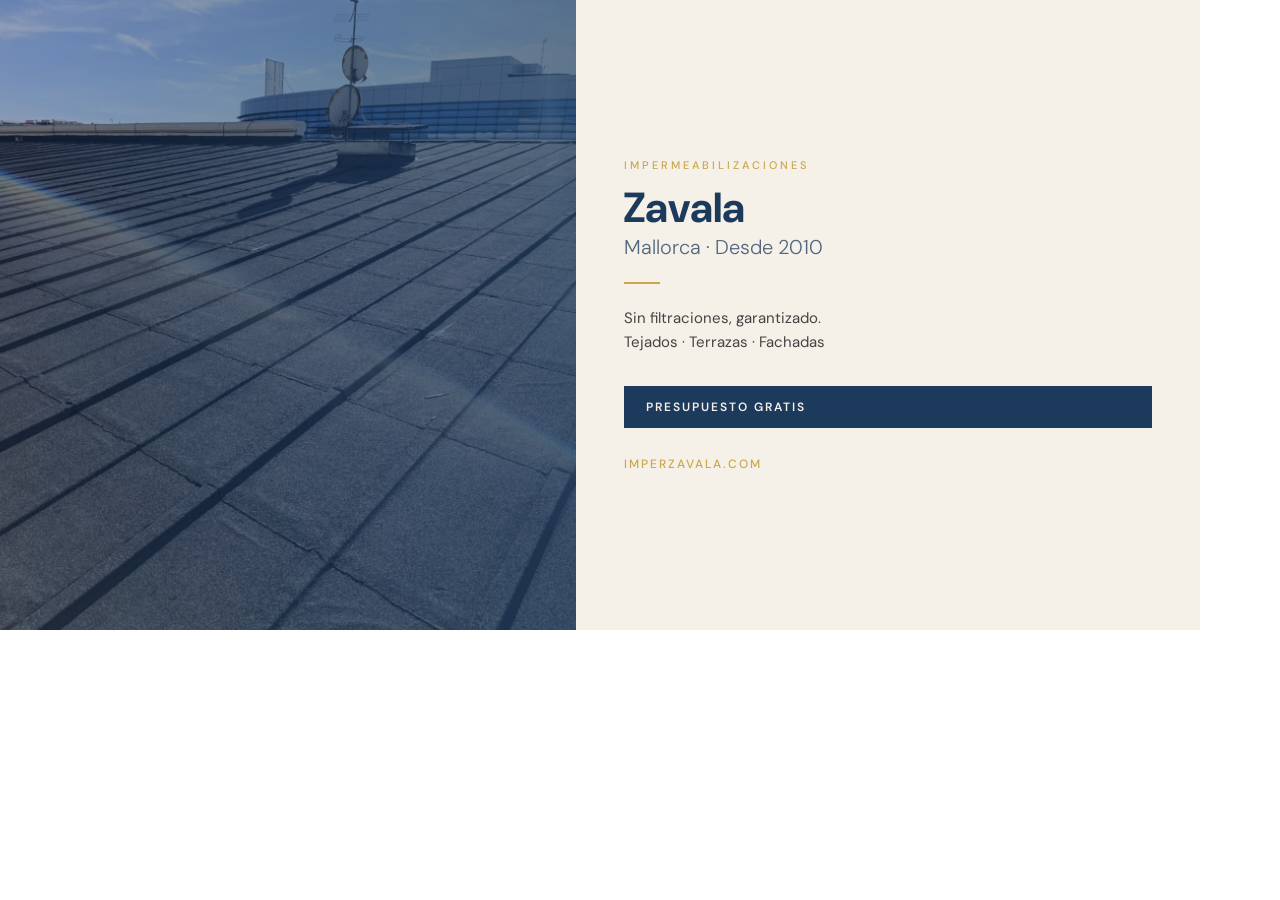
<file: assets/og-image-template.html>
<!DOCTYPE html>
<html lang="es">
<head>
  <meta charset="UTF-8">
  <style>
    @import url('https://fonts.googleapis.com/css2?family=DM+Sans:wght@300;400;500;600&display=swap');
    * { margin: 0; padding: 0; box-sizing: border-box; }
    html, body {
      width: 1200px;
      height: 630px;
      overflow: hidden;
      font-family: 'DM Sans', 'Helvetica Neue', Arial, sans-serif;
    }
    .card {
      width: 1200px;
      height: 630px;
      display: flex;
    }
    .left {
      width: 48%;
      position: relative;
      overflow: hidden;
      background: #0f2440;
    }
    .left img {
      width: 100%;
      height: 100%;
      object-fit: cover;
      display: block;
    }
    .left-overlay {
      position: absolute;
      inset: 0;
      background: linear-gradient(to right, rgba(15,36,64,0.35) 0%, rgba(27,58,92,0.7) 100%);
    }
    .right {
      width: 52%;
      background: #F5F0E8;
      display: flex;
      flex-direction: column;
      justify-content: center;
      padding: 52px 48px;
    }
    .label {
      font-size: 11px;
      letter-spacing: 3px;
      color: #C9A84C;
      text-transform: uppercase;
      font-weight: 500;
      margin-bottom: 14px;
    }
    .brand {
      font-size: 42px;
      font-weight: 700;
      color: #1B3A5C;
      line-height: 1.05;
      margin-bottom: 4px;
    }
    .location {
      font-size: 20px;
      font-weight: 300;
      color: #1B3A5C;
      opacity: 0.75;
      margin-bottom: 22px;
    }
    .divider {
      width: 36px;
      height: 2px;
      background: #C9A84C;
      margin-bottom: 22px;
    }
    .tagline {
      font-size: 15px;
      color: #444;
      line-height: 1.6;
      margin-bottom: 32px;
    }
    .cta {
      display: inline-block;
      background: #1B3A5C;
      color: #F5F0E8;
      font-size: 12px;
      font-weight: 600;
      letter-spacing: 2px;
      text-transform: uppercase;
      padding: 13px 22px;
      margin-bottom: 28px;
    }
    .url {
      font-size: 12px;
      color: #C9A84C;
      letter-spacing: 2px;
      text-transform: uppercase;
      font-weight: 500;
    }
  </style>
</head>
<body>
  <div class="card">
    <div class="left">
      <img src="../fotos_seleccion/photo_2026-03-24%2016.02.55.jpeg" alt="Trabajo de impermeabilización" />
      <div class="left-overlay"></div>
    </div>
    <div class="right">
      <div class="label">Impermeabilizaciones</div>
      <div class="brand">Zavala</div>
      <div class="location">Mallorca · Desde 2010</div>
      <div class="divider"></div>
      <div class="tagline">Sin filtraciones, garantizado.<br>Tejados · Terrazas · Fachadas</div>
      <div class="cta">Presupuesto gratis</div>
      <div class="url">imperzavala.com</div>
    </div>
  </div>
</body>
</html>
</file>
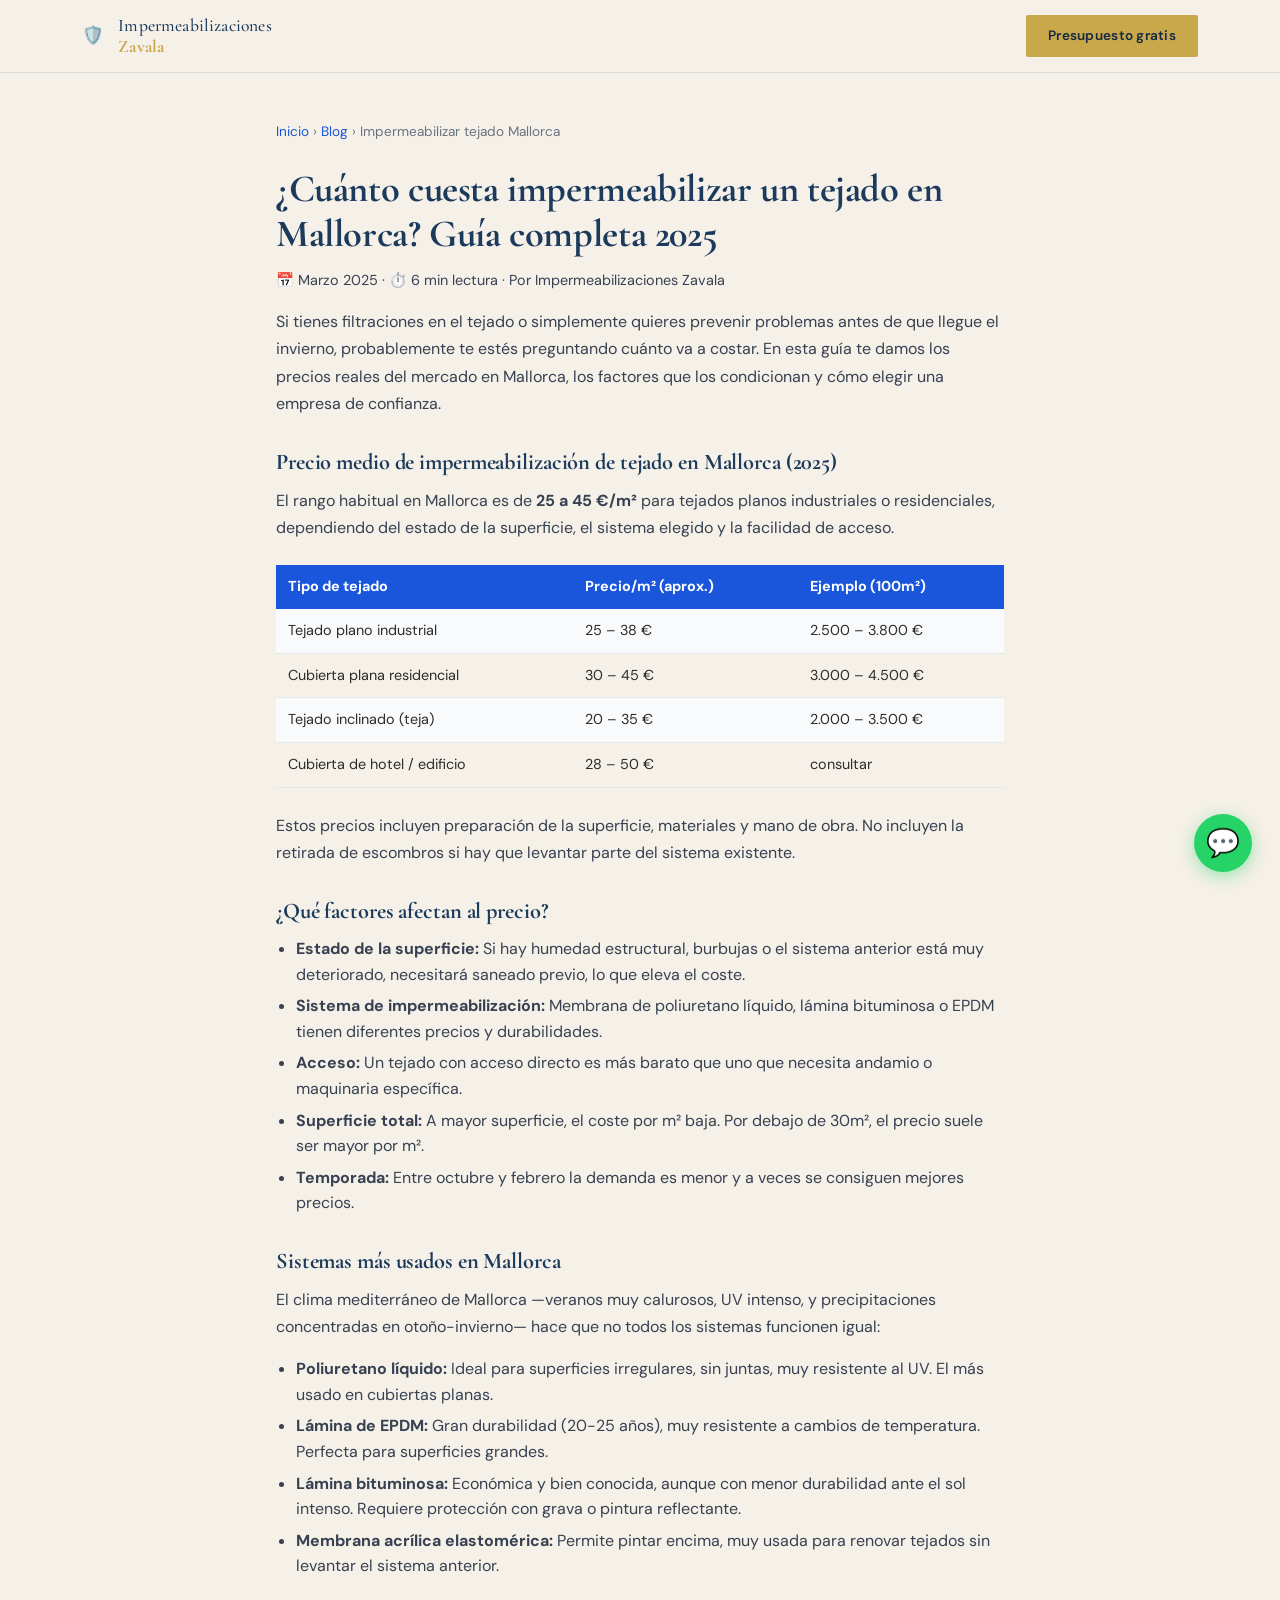
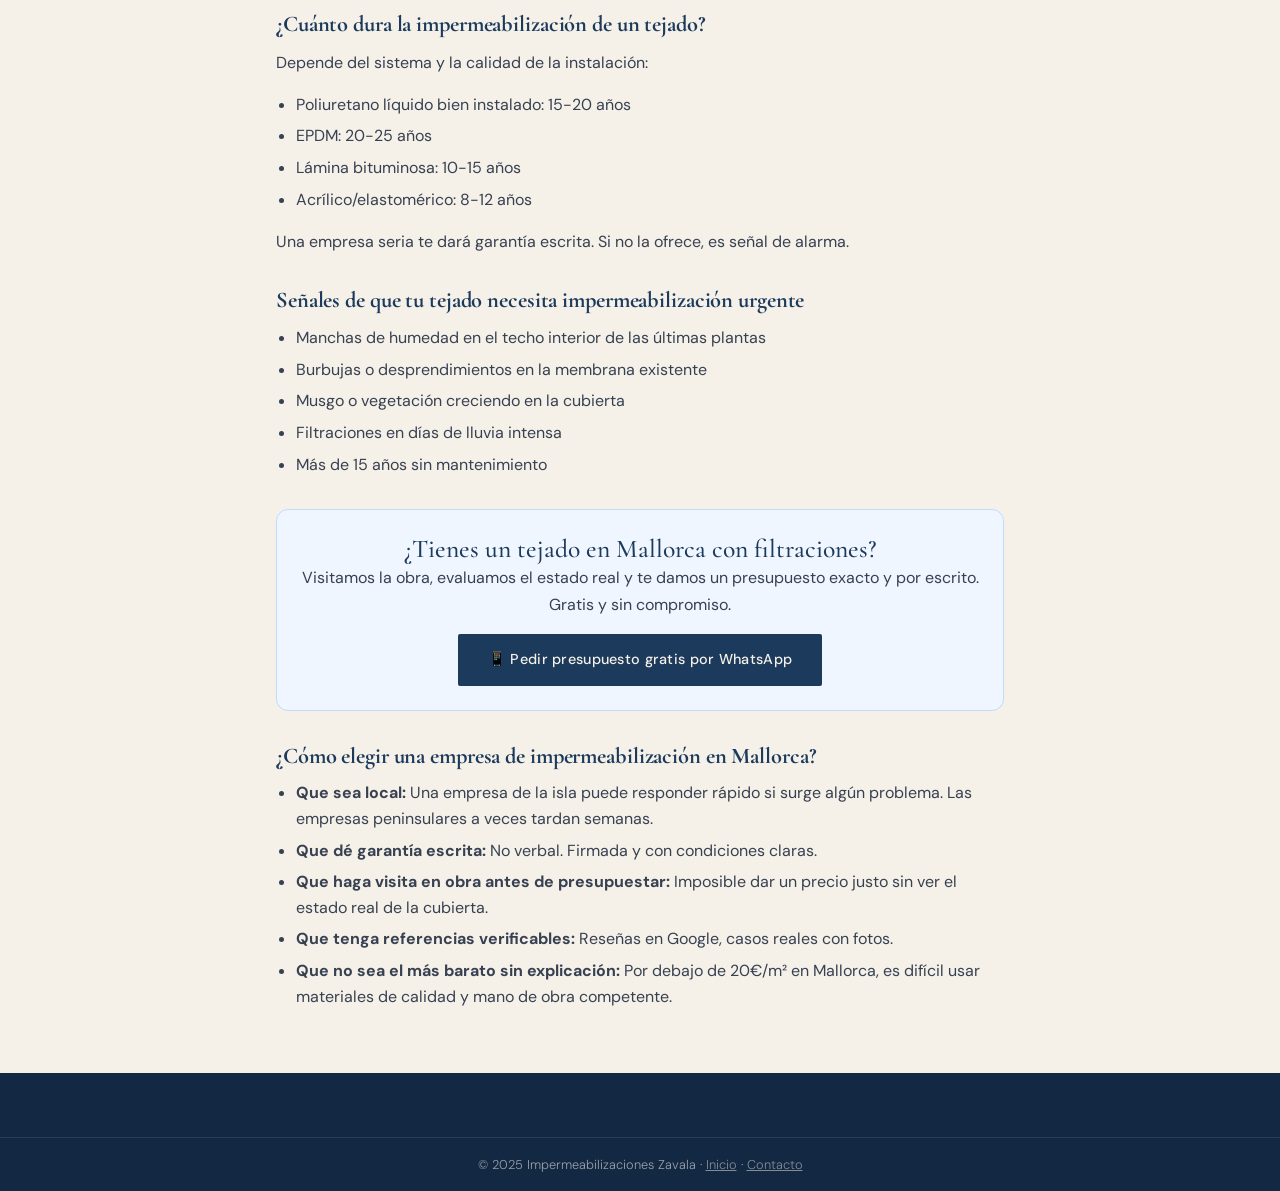
<file: blog/impermeabilizar-tejado-mallorca.html>
<!DOCTYPE html>
<html lang="es">
<head>
  <meta charset="UTF-8" />
  <meta name="viewport" content="width=device-width, initial-scale=1.0" />
  <title>¿Cuánto cuesta impermeabilizar un tejado en Mallorca? Guía 2025 | Zavala</title>
  <meta name="description" content="Precio real de impermeabilizar un tejado en Mallorca: 25-45€/m². Factores, materiales y cómo elegir empresa. Guía completa actualizada 2025." />
  <meta name="robots" content="index, follow" />
  <link rel="canonical" href="https://www.imperzavala.com/blog/impermeabilizar-tejado-mallorca.html" />
  <link rel="icon" href="/assets/favicon.ico" sizes="any" />
  <link rel="icon" type="image/png" sizes="32x32" href="/assets/favicon-32x32.png" />
  <link rel="icon" type="image/png" sizes="16x16" href="/assets/favicon-16x16.png" />
  <link rel="apple-touch-icon" sizes="180x180" href="/assets/apple-touch-icon.png" />
  <!-- Open Graph -->
  <meta property="og:type" content="article" />
  <meta property="og:url" content="https://www.imperzavala.com/blog/impermeabilizar-tejado-mallorca.html" />
  <meta property="og:title" content="¿Cuánto cuesta impermeabilizar un tejado en Mallorca? Guía 2025" />
  <meta property="og:description" content="Precio real de impermeabilizar un tejado en Mallorca: 25-45€/m². Factores, materiales y cómo elegir empresa. Guía completa actualizada 2025." />
  <meta property="og:image" content="https://www.imperzavala.com/assets/og-image.jpg" />
  <meta property="og:image:width" content="1200" />
  <meta property="og:image:height" content="630" />
  <meta property="og:image:alt" content="Impermeabilizaciones Zavala — Guía de precios para tejados en Mallorca" />
  <meta property="og:locale" content="es_ES" />
  <meta property="og:site_name" content="Impermeabilizaciones Zavala" />
  <meta property="article:published_time" content="2025-01-01T00:00:00+01:00" />
  <!-- Twitter / X Card -->
  <meta name="twitter:card" content="summary_large_image" />
  <meta name="twitter:title" content="¿Cuánto cuesta impermeabilizar un tejado en Mallorca? Guía 2025" />
  <meta name="twitter:description" content="Precio real: 25-45€/m². Factores, materiales y cómo elegir empresa. Guía completa 2025." />
  <meta name="twitter:image" content="https://www.imperzavala.com/assets/og-image.jpg" />
  <link rel="preconnect" href="https://fonts.googleapis.com" />
  <link href="https://fonts.googleapis.com/css2?family=Inter:wght@400;500;600;700;800&display=swap" rel="stylesheet" />
  <link rel="stylesheet" href="../styles.css" />
  <style>
    .blog-post { max-width: 760px; margin: 0 auto; padding: 48px 16px; }
    .blog-post h1 { font-size: clamp(1.6rem, 4vw, 2.4rem); font-weight: 800; margin-bottom: 12px; }
    .post-meta { color: #6b7280; font-size: 0.9rem; margin-bottom: 32px; }
    .blog-post h2 { font-size: 1.4rem; font-weight: 700; margin: 32px 0 12px; }
    .blog-post p { color: #374151; margin-bottom: 16px; line-height: 1.7; }
    .blog-post ul { padding-left: 20px; margin-bottom: 16px; }
    .blog-post ul li { color: #374151; margin-bottom: 6px; line-height: 1.6; }
    .price-table { width: 100%; border-collapse: collapse; margin: 24px 0; font-size: 0.9rem; }
    .price-table th { background: #1a56db; color: #fff; padding: 10px 12px; text-align: left; }
    .price-table td { padding: 10px 12px; border-bottom: 1px solid #e5e7eb; }
    .price-table tr:nth-child(even) td { background: #f9fafb; }
    .cta-box { background: #eff6ff; border: 1px solid #bfdbfe; border-radius: 12px; padding: 24px; margin: 32px 0; text-align: center; }
    .breadcrumb { font-size: 0.85rem; color: #6b7280; margin-bottom: 24px; }
    .breadcrumb a { color: #1a56db; text-decoration: none; }
  </style>
  <script type="application/ld+json">
  [
    {
      "@context": "https://schema.org",
      "@type": "Article",
      "headline": "¿Cuánto cuesta impermeabilizar un tejado en Mallorca? Guía 2025",
      "description": "Precio real de impermeabilizar un tejado en Mallorca: 25-45€/m². Factores, materiales y cómo elegir empresa. Guía completa actualizada 2025.",
      "datePublished": "2025-01-01",
      "dateModified": "2025-01-01",
      "author": {
        "@type": "Organization",
        "name": "Impermeabilizaciones Zavala",
        "url": "https://www.imperzavala.com"
      },
      "publisher": {
        "@type": "Organization",
        "name": "Impermeabilizaciones Zavala",
        "url": "https://www.imperzavala.com"
      },
      "mainEntityOfPage": "https://www.imperzavala.com/blog/impermeabilizar-tejado-mallorca.html",
      "image": "https://www.imperzavala.com/assets/og-image.jpg"
    },
    {
      "@context": "https://schema.org",
      "@type": "BreadcrumbList",
      "itemListElement": [
        {
          "@type": "ListItem",
          "position": 1,
          "name": "Inicio",
          "item": "https://www.imperzavala.com/"
        },
        {
          "@type": "ListItem",
          "position": 2,
          "name": "Blog",
          "item": "https://www.imperzavala.com/#blog"
        },
        {
          "@type": "ListItem",
          "position": 3,
          "name": "¿Cuánto cuesta impermeabilizar un tejado en Mallorca?",
          "item": "https://www.imperzavala.com/blog/impermeabilizar-tejado-mallorca.html"
        }
      ]
    }
  ]
  </script>
</head>
<body>
  <header class="header">
    <nav class="nav container">
      <a href="../" class="logo">
        <span class="logo-icon">🛡️</span>
        <span class="logo-text">Impermeabilizaciones <strong>Zavala</strong></span>
      </a>
      <a href="../#contacto" class="btn btn-nav">Presupuesto gratis</a>
    </nav>
  </header>

  <main class="blog-post">
    <div class="breadcrumb">
      <a href="../">Inicio</a> › <a href="../#blog">Blog</a> › Impermeabilizar tejado Mallorca
    </div>
    <h1>¿Cuánto cuesta impermeabilizar un tejado en Mallorca? Guía completa 2025</h1>
    <p class="post-meta">📅 Marzo 2025 · ⏱️ 6 min lectura · Por Impermeabilizaciones Zavala</p>

    <p>Si tienes filtraciones en el tejado o simplemente quieres prevenir problemas antes de que llegue el invierno, probablemente te estés preguntando cuánto va a costar. En esta guía te damos los precios reales del mercado en Mallorca, los factores que los condicionan y cómo elegir una empresa de confianza.</p>

    <h2>Precio medio de impermeabilización de tejado en Mallorca (2025)</h2>
    <p>El rango habitual en Mallorca es de <strong>25 a 45 €/m²</strong> para tejados planos industriales o residenciales, dependiendo del estado de la superficie, el sistema elegido y la facilidad de acceso.</p>

    <table class="price-table">
      <tr><th>Tipo de tejado</th><th>Precio/m² (aprox.)</th><th>Ejemplo (100m²)</th></tr>
      <tr><td>Tejado plano industrial</td><td>25 – 38 €</td><td>2.500 – 3.800 €</td></tr>
      <tr><td>Cubierta plana residencial</td><td>30 – 45 €</td><td>3.000 – 4.500 €</td></tr>
      <tr><td>Tejado inclinado (teja)</td><td>20 – 35 €</td><td>2.000 – 3.500 €</td></tr>
      <tr><td>Cubierta de hotel / edificio</td><td>28 – 50 €</td><td>consultar</td></tr>
    </table>

    <p>Estos precios incluyen preparación de la superficie, materiales y mano de obra. No incluyen la retirada de escombros si hay que levantar parte del sistema existente.</p>

    <h2>¿Qué factores afectan al precio?</h2>
    <ul>
      <li><strong>Estado de la superficie:</strong> Si hay humedad estructural, burbujas o el sistema anterior está muy deteriorado, necesitará saneado previo, lo que eleva el coste.</li>
      <li><strong>Sistema de impermeabilización:</strong> Membrana de poliuretano líquido, lámina bituminosa o EPDM tienen diferentes precios y durabilidades.</li>
      <li><strong>Acceso:</strong> Un tejado con acceso directo es más barato que uno que necesita andamio o maquinaria específica.</li>
      <li><strong>Superficie total:</strong> A mayor superficie, el coste por m² baja. Por debajo de 30m², el precio suele ser mayor por m².</li>
      <li><strong>Temporada:</strong> Entre octubre y febrero la demanda es menor y a veces se consiguen mejores precios.</li>
    </ul>

    <h2>Sistemas más usados en Mallorca</h2>
    <p>El clima mediterráneo de Mallorca —veranos muy calurosos, UV intenso, y precipitaciones concentradas en otoño-invierno— hace que no todos los sistemas funcionen igual:</p>
    <ul>
      <li><strong>Poliuretano líquido:</strong> Ideal para superficies irregulares, sin juntas, muy resistente al UV. El más usado en cubiertas planas.</li>
      <li><strong>Lámina de EPDM:</strong> Gran durabilidad (20-25 años), muy resistente a cambios de temperatura. Perfecta para superficies grandes.</li>
      <li><strong>Lámina bituminosa:</strong> Económica y bien conocida, aunque con menor durabilidad ante el sol intenso. Requiere protección con grava o pintura reflectante.</li>
      <li><strong>Membrana acrílica elastomérica:</strong> Permite pintar encima, muy usada para renovar tejados sin levantar el sistema anterior.</li>
    </ul>

    <h2>¿Cuánto dura la impermeabilización de un tejado?</h2>
    <p>Depende del sistema y la calidad de la instalación:</p>
    <ul>
      <li>Poliuretano líquido bien instalado: 15-20 años</li>
      <li>EPDM: 20-25 años</li>
      <li>Lámina bituminosa: 10-15 años</li>
      <li>Acrílico/elastomérico: 8-12 años</li>
    </ul>
    <p>Una empresa seria te dará garantía escrita. Si no la ofrece, es señal de alarma.</p>

    <h2>Señales de que tu tejado necesita impermeabilización urgente</h2>
    <ul>
      <li>Manchas de humedad en el techo interior de las últimas plantas</li>
      <li>Burbujas o desprendimientos en la membrana existente</li>
      <li>Musgo o vegetación creciendo en la cubierta</li>
      <li>Filtraciones en días de lluvia intensa</li>
      <li>Más de 15 años sin mantenimiento</li>
    </ul>

    <div class="cta-box">
      <h3>¿Tienes un tejado en Mallorca con filtraciones?</h3>
      <p>Visitamos la obra, evaluamos el estado real y te damos un presupuesto exacto y por escrito. Gratis y sin compromiso.</p>
      <a href="https://wa.me/34650589899?text=Hola%2C%20me%20interesa%20vuestros%20servicios" class="btn btn-primary" target="_blank">📱 Pedir presupuesto gratis por WhatsApp</a>
    </div>

    <h2>¿Cómo elegir una empresa de impermeabilización en Mallorca?</h2>
    <ul>
      <li><strong>Que sea local:</strong> Una empresa de la isla puede responder rápido si surge algún problema. Las empresas peninsulares a veces tardan semanas.</li>
      <li><strong>Que dé garantía escrita:</strong> No verbal. Firmada y con condiciones claras.</li>
      <li><strong>Que haga visita en obra antes de presupuestar:</strong> Imposible dar un precio justo sin ver el estado real de la cubierta.</li>
      <li><strong>Que tenga referencias verificables:</strong> Reseñas en Google, casos reales con fotos.</li>
      <li><strong>Que no sea el más barato sin explicación:</strong> Por debajo de 20€/m² en Mallorca, es difícil usar materiales de calidad y mano de obra competente.</li>
    </ul>
  </main>

  <footer class="footer">
    <div class="footer-bottom">
      <div class="container">
        <p>© 2025 Impermeabilizaciones Zavala · <a href="../">Inicio</a> · <a href="../#contacto">Contacto</a></p>
      </div>
    </div>
  </footer>
  <!-- FLOATING WHATSAPP BUTTON -->
  <a href="https://wa.me/34650589899?text=Hola%2C%20me%20interesa%20vuestros%20servicios" class="wa-float" target="_blank" rel="noopener" aria-label="Contactar por WhatsApp">💬</a>
</body>
</html>
</file>
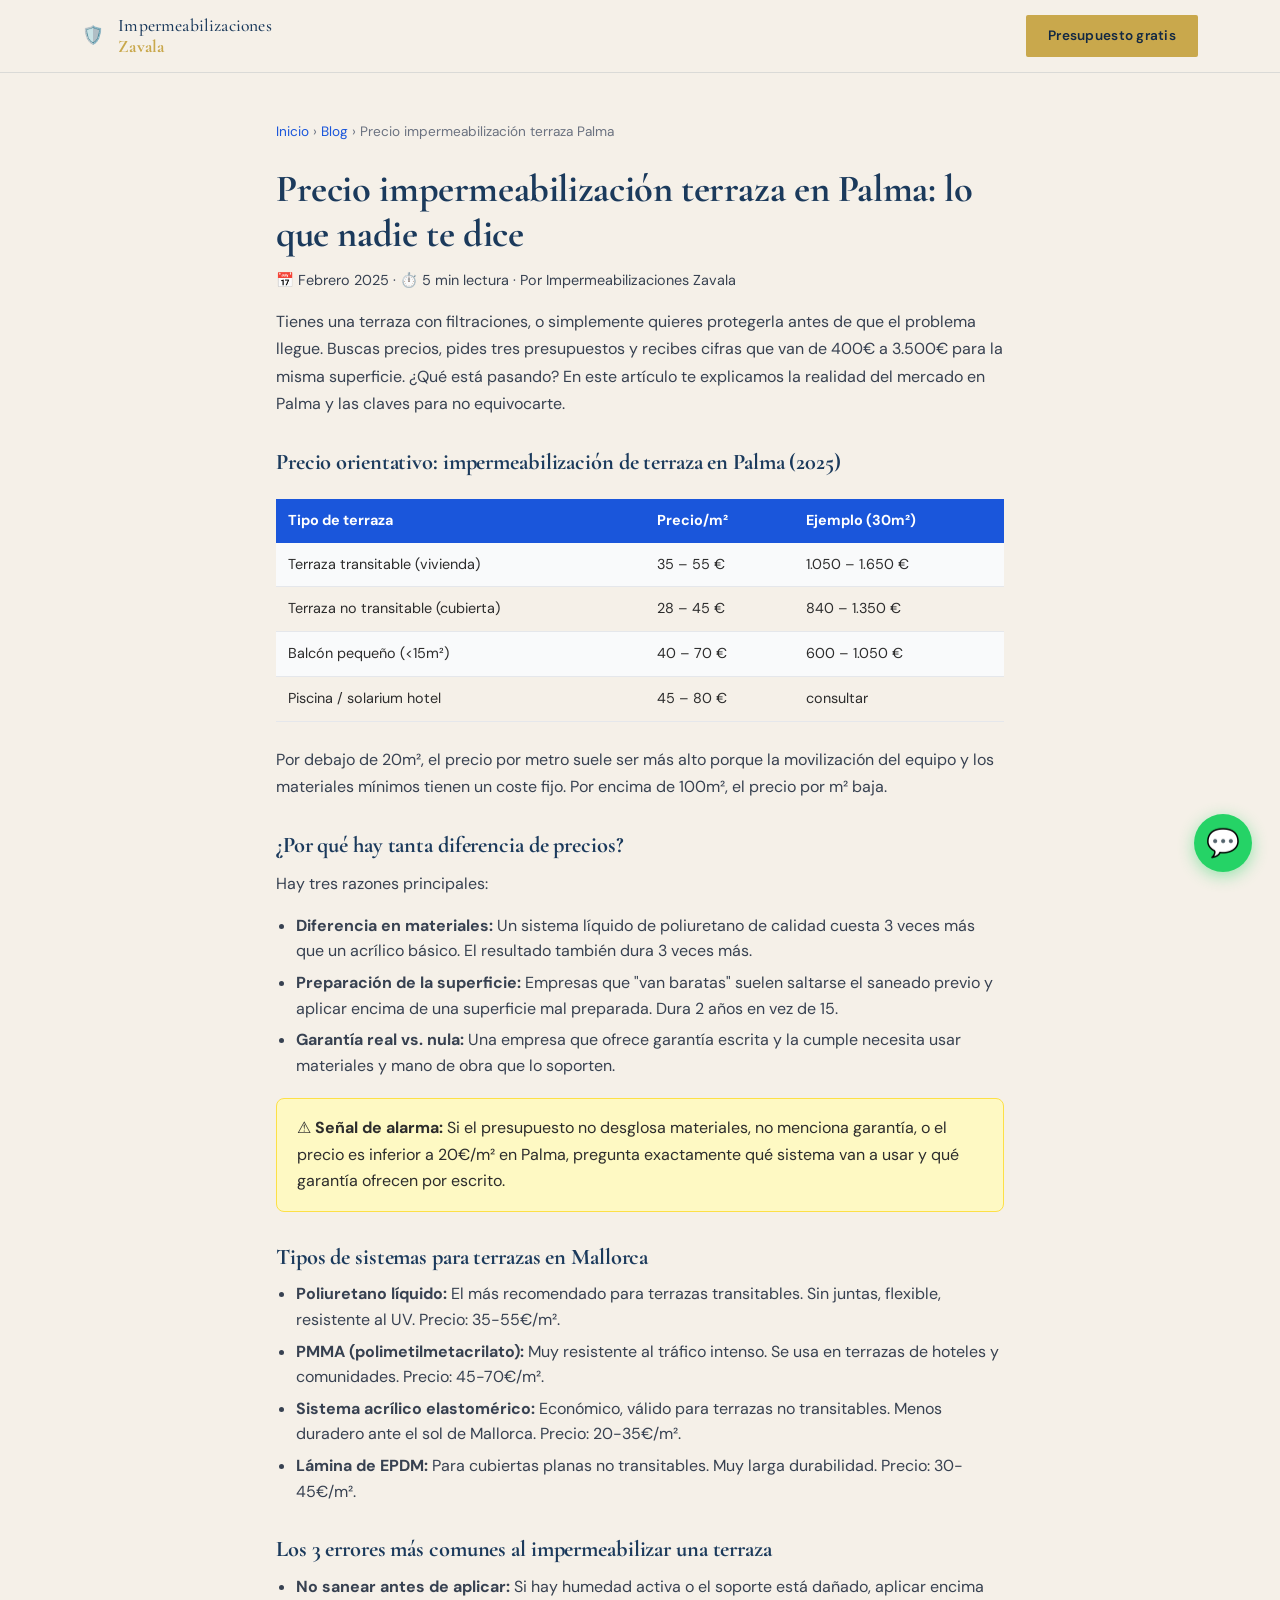
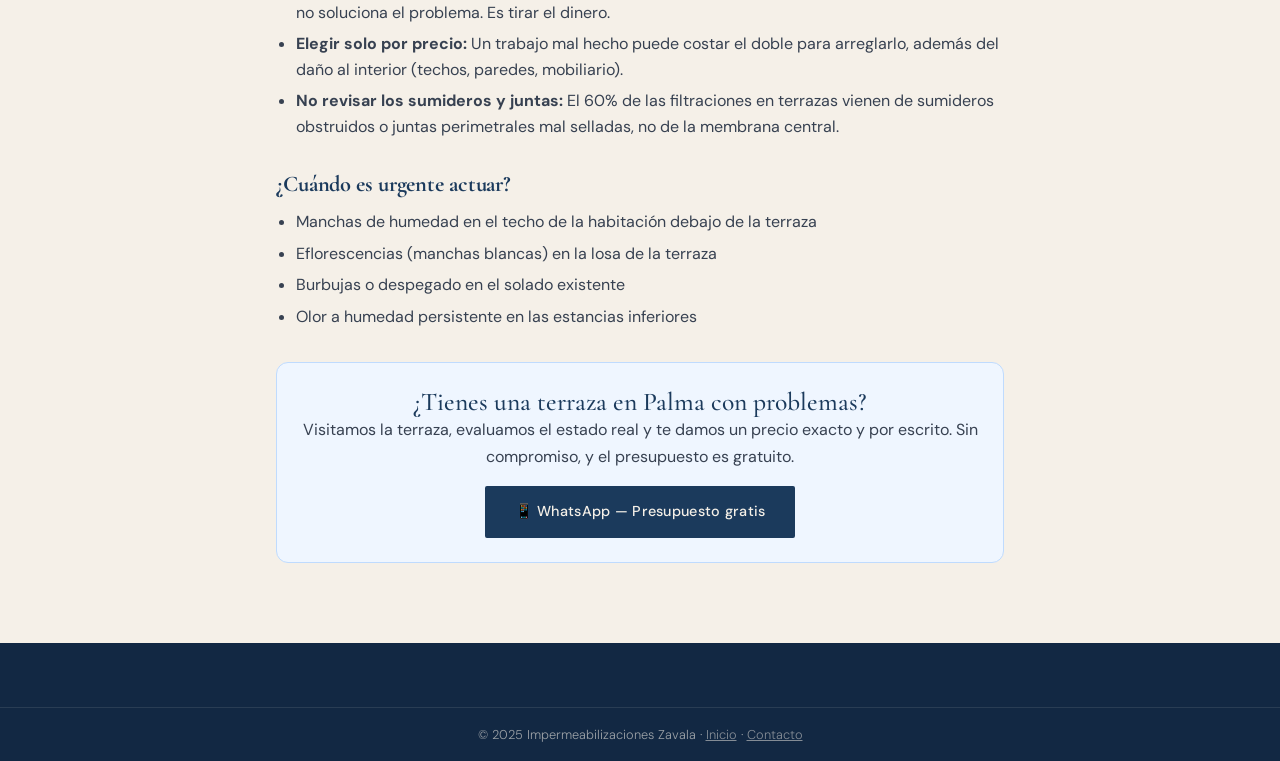
<file: blog/precio-impermeabilizacion-terraza-palma.html>
<!DOCTYPE html>
<html lang="es">
<head>
  <meta charset="UTF-8" />
  <meta name="viewport" content="width=device-width, initial-scale=1.0" />
  <title>Precio impermeabilización terraza en Palma: guía honesta 2025 | Zavala</title>
  <meta name="description" content="Precio real de impermeabilizar una terraza en Palma de Mallorca: 35-60€/m². Errores comunes, tipos de sistemas y por qué lo más barato puede salirte caro." />
  <meta name="robots" content="index, follow" />
  <link rel="canonical" href="https://www.imperzavala.com/blog/precio-impermeabilizacion-terraza-palma.html" />
  <link rel="icon" href="/assets/favicon.ico" sizes="any" />
  <link rel="icon" type="image/png" sizes="32x32" href="/assets/favicon-32x32.png" />
  <link rel="icon" type="image/png" sizes="16x16" href="/assets/favicon-16x16.png" />
  <link rel="apple-touch-icon" sizes="180x180" href="/assets/apple-touch-icon.png" />
  <!-- Open Graph -->
  <meta property="og:type" content="article" />
  <meta property="og:url" content="https://www.imperzavala.com/blog/precio-impermeabilizacion-terraza-palma.html" />
  <meta property="og:title" content="Precio impermeabilización terraza en Palma: guía honesta 2025" />
  <meta property="og:description" content="Precio real de impermeabilizar una terraza en Palma de Mallorca: 35-60€/m². Errores comunes, tipos de sistemas y por qué lo más barato puede salirte caro." />
  <meta property="og:image" content="https://www.imperzavala.com/assets/og-image.jpg" />
  <meta property="og:image:width" content="1200" />
  <meta property="og:image:height" content="630" />
  <meta property="og:image:alt" content="Impermeabilizaciones Zavala — Precios impermeabilización terraza Palma de Mallorca" />
  <meta property="og:locale" content="es_ES" />
  <meta property="og:site_name" content="Impermeabilizaciones Zavala" />
  <meta property="article:published_time" content="2025-01-01T00:00:00+01:00" />
  <!-- Twitter / X Card -->
  <meta name="twitter:card" content="summary_large_image" />
  <meta name="twitter:title" content="Precio impermeabilización terraza en Palma: guía honesta 2025" />
  <meta name="twitter:description" content="Precio real: 35-60€/m². Errores comunes y por qué lo más barato puede salirte caro." />
  <meta name="twitter:image" content="https://www.imperzavala.com/assets/og-image.jpg" />
  <link rel="preconnect" href="https://fonts.googleapis.com" />
  <link href="https://fonts.googleapis.com/css2?family=Inter:wght@400;500;600;700;800&display=swap" rel="stylesheet" />
  <link rel="stylesheet" href="../styles.css" />
  <style>
    .blog-post { max-width: 760px; margin: 0 auto; padding: 48px 16px; }
    .blog-post h1 { font-size: clamp(1.6rem, 4vw, 2.4rem); font-weight: 800; margin-bottom: 12px; }
    .post-meta { color: #6b7280; font-size: 0.9rem; margin-bottom: 32px; }
    .blog-post h2 { font-size: 1.4rem; font-weight: 700; margin: 32px 0 12px; }
    .blog-post p { color: #374151; margin-bottom: 16px; line-height: 1.7; }
    .blog-post ul { padding-left: 20px; margin-bottom: 16px; }
    .blog-post ul li { color: #374151; margin-bottom: 6px; line-height: 1.6; }
    .price-table { width: 100%; border-collapse: collapse; margin: 24px 0; font-size: 0.9rem; }
    .price-table th { background: #1a56db; color: #fff; padding: 10px 12px; text-align: left; }
    .price-table td { padding: 10px 12px; border-bottom: 1px solid #e5e7eb; }
    .price-table tr:nth-child(even) td { background: #f9fafb; }
    .cta-box { background: #eff6ff; border: 1px solid #bfdbfe; border-radius: 12px; padding: 24px; margin: 32px 0; text-align: center; }
    .warning-box { background: #fef9c3; border: 1px solid #fde047; border-radius: 8px; padding: 16px 20px; margin: 20px 0; }
    .breadcrumb { font-size: 0.85rem; color: #6b7280; margin-bottom: 24px; }
    .breadcrumb a { color: #1a56db; text-decoration: none; }
  </style>
  <script type="application/ld+json">
  [
    {
      "@context": "https://schema.org",
      "@type": "Article",
      "headline": "Precio impermeabilización terraza en Palma: guía honesta 2025",
      "description": "Precio real de impermeabilizar una terraza en Palma de Mallorca: 35-60€/m². Errores comunes, tipos de sistemas y por qué lo más barato puede salirte caro.",
      "datePublished": "2025-01-01",
      "dateModified": "2025-01-01",
      "author": {
        "@type": "Organization",
        "name": "Impermeabilizaciones Zavala",
        "url": "https://www.imperzavala.com"
      },
      "publisher": {
        "@type": "Organization",
        "name": "Impermeabilizaciones Zavala",
        "url": "https://www.imperzavala.com"
      },
      "mainEntityOfPage": "https://www.imperzavala.com/blog/precio-impermeabilizacion-terraza-palma.html",
      "image": "https://www.imperzavala.com/assets/og-image.jpg"
    },
    {
      "@context": "https://schema.org",
      "@type": "BreadcrumbList",
      "itemListElement": [
        {
          "@type": "ListItem",
          "position": 1,
          "name": "Inicio",
          "item": "https://www.imperzavala.com/"
        },
        {
          "@type": "ListItem",
          "position": 2,
          "name": "Blog",
          "item": "https://www.imperzavala.com/#blog"
        },
        {
          "@type": "ListItem",
          "position": 3,
          "name": "Precio impermeabilización terraza en Palma",
          "item": "https://www.imperzavala.com/blog/precio-impermeabilizacion-terraza-palma.html"
        }
      ]
    }
  ]
  </script>
</head>
<body>
  <header class="header">
    <nav class="nav container">
      <a href="../" class="logo">
        <span class="logo-icon">🛡️</span>
        <span class="logo-text">Impermeabilizaciones <strong>Zavala</strong></span>
      </a>
      <a href="../#contacto" class="btn btn-nav">Presupuesto gratis</a>
    </nav>
  </header>

  <main class="blog-post">
    <div class="breadcrumb">
      <a href="../">Inicio</a> › <a href="../#blog">Blog</a> › Precio impermeabilización terraza Palma
    </div>
    <h1>Precio impermeabilización terraza en Palma: lo que nadie te dice</h1>
    <p class="post-meta">📅 Febrero 2025 · ⏱️ 5 min lectura · Por Impermeabilizaciones Zavala</p>

    <p>Tienes una terraza con filtraciones, o simplemente quieres protegerla antes de que el problema llegue. Buscas precios, pides tres presupuestos y recibes cifras que van de 400€ a 3.500€ para la misma superficie. ¿Qué está pasando? En este artículo te explicamos la realidad del mercado en Palma y las claves para no equivocarte.</p>

    <h2>Precio orientativo: impermeabilización de terraza en Palma (2025)</h2>

    <table class="price-table">
      <tr><th>Tipo de terraza</th><th>Precio/m²</th><th>Ejemplo (30m²)</th></tr>
      <tr><td>Terraza transitable (vivienda)</td><td>35 – 55 €</td><td>1.050 – 1.650 €</td></tr>
      <tr><td>Terraza no transitable (cubierta)</td><td>28 – 45 €</td><td>840 – 1.350 €</td></tr>
      <tr><td>Balcón pequeño (&lt;15m²)</td><td>40 – 70 €</td><td>600 – 1.050 €</td></tr>
      <tr><td>Piscina / solarium hotel</td><td>45 – 80 €</td><td>consultar</td></tr>
    </table>

    <p>Por debajo de 20m², el precio por metro suele ser más alto porque la movilización del equipo y los materiales mínimos tienen un coste fijo. Por encima de 100m², el precio por m² baja.</p>

    <h2>¿Por qué hay tanta diferencia de precios?</h2>
    <p>Hay tres razones principales:</p>
    <ul>
      <li><strong>Diferencia en materiales:</strong> Un sistema líquido de poliuretano de calidad cuesta 3 veces más que un acrílico básico. El resultado también dura 3 veces más.</li>
      <li><strong>Preparación de la superficie:</strong> Empresas que "van baratas" suelen saltarse el saneado previo y aplicar encima de una superficie mal preparada. Dura 2 años en vez de 15.</li>
      <li><strong>Garantía real vs. nula:</strong> Una empresa que ofrece garantía escrita y la cumple necesita usar materiales y mano de obra que lo soporten.</li>
    </ul>

    <div class="warning-box">
      ⚠️ <strong>Señal de alarma:</strong> Si el presupuesto no desglosa materiales, no menciona garantía, o el precio es inferior a 20€/m² en Palma, pregunta exactamente qué sistema van a usar y qué garantía ofrecen por escrito.
    </div>

    <h2>Tipos de sistemas para terrazas en Mallorca</h2>
    <ul>
      <li><strong>Poliuretano líquido:</strong> El más recomendado para terrazas transitables. Sin juntas, flexible, resistente al UV. Precio: 35-55€/m².</li>
      <li><strong>PMMA (polimetilmetacrilato):</strong> Muy resistente al tráfico intenso. Se usa en terrazas de hoteles y comunidades. Precio: 45-70€/m².</li>
      <li><strong>Sistema acrílico elastomérico:</strong> Económico, válido para terrazas no transitables. Menos duradero ante el sol de Mallorca. Precio: 20-35€/m².</li>
      <li><strong>Lámina de EPDM:</strong> Para cubiertas planas no transitables. Muy larga durabilidad. Precio: 30-45€/m².</li>
    </ul>

    <h2>Los 3 errores más comunes al impermeabilizar una terraza</h2>
    <ul>
      <li><strong>No sanear antes de aplicar:</strong> Si hay humedad activa o el soporte está dañado, aplicar encima no soluciona el problema. Es tirar el dinero.</li>
      <li><strong>Elegir solo por precio:</strong> Un trabajo mal hecho puede costar el doble para arreglarlo, además del daño al interior (techos, paredes, mobiliario).</li>
      <li><strong>No revisar los sumideros y juntas:</strong> El 60% de las filtraciones en terrazas vienen de sumideros obstruidos o juntas perimetrales mal selladas, no de la membrana central.</li>
    </ul>

    <h2>¿Cuándo es urgente actuar?</h2>
    <ul>
      <li>Manchas de humedad en el techo de la habitación debajo de la terraza</li>
      <li>Eflorescencias (manchas blancas) en la losa de la terraza</li>
      <li>Burbujas o despegado en el solado existente</li>
      <li>Olor a humedad persistente en las estancias inferiores</li>
    </ul>

    <div class="cta-box">
      <h3>¿Tienes una terraza en Palma con problemas?</h3>
      <p>Visitamos la terraza, evaluamos el estado real y te damos un precio exacto y por escrito. Sin compromiso, y el presupuesto es gratuito.</p>
      <a href="https://wa.me/34650589899?text=Hola%2C%20me%20interesa%20vuestros%20servicios" class="btn btn-primary" target="_blank">📱 WhatsApp — Presupuesto gratis</a>
    </div>
  </main>

  <footer class="footer">
    <div class="footer-bottom">
      <div class="container">
        <p>© 2025 Impermeabilizaciones Zavala · <a href="../">Inicio</a> · <a href="../#contacto">Contacto</a></p>
      </div>
    </div>
  </footer>
  <!-- FLOATING WHATSAPP BUTTON -->
  <a href="https://wa.me/34650589899?text=Hola%2C%20me%20interesa%20vuestros%20servicios" class="wa-float" target="_blank" rel="noopener" aria-label="Contactar por WhatsApp">💬</a>
</body>
</html>
</file>
<file: styles.css>
/* ============================================
   IMPERMEABILIZACIONES ZAVALA — ARCHITECTURAL/PREMIUM CSS
   Cormorant Garamond + DM Sans | Cream #F5F0E8 | Deep Blue #1B3A5C | Gold #C9A84C
   ============================================ */

@import url('https://fonts.googleapis.com/css2?family=Cormorant+Garamond:ital,wght@0,300;0,400;0,500;0,600;1,300;1,400&family=DM+Sans:wght@300;400;500;600&display=swap');

*, *::before, *::after {
  box-sizing: border-box;
  margin: 0;
  padding: 0;
}

:root {
  --color-cream: #F5F0E8;
  --color-cream-dark: #EDE8DF;
  --color-blue: #1B3A5C;
  --color-blue-dark: #122843;
  --color-blue-light: #2a5280;
  --color-gold: #C9A84C;
  --color-gold-dark: #a8882c;
  --color-gold-light: #d9bc72;
  --color-text: #2C2C2C;
  --color-text-light: #5a5a5a;
  --color-text-muted: #8a8a8a;
  --color-white: #ffffff;
  --color-border: rgba(27,58,92,0.12);
  --color-whatsapp: #25d366;

  --font-heading: 'Cormorant Garamond', Georgia, serif;
  --font-body: 'DM Sans', system-ui, -apple-system, sans-serif;

  --space-1: 8px;
  --space-2: 16px;
  --space-3: 24px;
  --space-4: 32px;
  --space-5: 40px;
  --space-6: 48px;
  --space-8: 64px;
  --space-12: 96px;

  --radius: 3px;
  --radius-sm: 2px;
  --shadow: 0 2px 12px rgba(27,58,92,0.08);
  --shadow-md: 0 8px 32px rgba(27,58,92,0.12);
  --shadow-lg: 0 16px 48px rgba(27,58,92,0.16);
}

/* ============================================
   ANIMATIONS
   ============================================ */
@keyframes fadeInUp {
  from { opacity: 0; transform: translateY(24px); }
  to { opacity: 1; transform: translateY(0); }
}

@keyframes fadeIn {
  from { opacity: 0; }
  to { opacity: 1; }
}

@keyframes logoGlow {
  0%, 100% { filter: drop-shadow(0 0 20px rgba(201,168,76,0.2)); }
  50% { filter: drop-shadow(0 0 40px rgba(201,168,76,0.4)); }
}

@keyframes shimmer {
  0% { background-position: -200% center; }
  100% { background-position: 200% center; }
}

.reveal {
  opacity: 0;
  transform: translateY(24px);
  transition: opacity 0.7s ease, transform 0.7s ease;
}
.reveal.visible {
  opacity: 1;
  transform: translateY(0);
}

.reveal-delay-1 { transition-delay: 0.1s; }
.reveal-delay-2 { transition-delay: 0.2s; }
.reveal-delay-3 { transition-delay: 0.3s; }
.reveal-delay-4 { transition-delay: 0.4s; }

/* ============================================
   BASE
   ============================================ */
html { scroll-behavior: smooth; }

body {
  font-family: var(--font-body);
  color: var(--color-text);
  background: var(--color-cream);
  line-height: 1.65;
  -webkit-font-smoothing: antialiased;
}

h1, h2, h3, h4 {
  font-family: var(--font-heading);
  color: var(--color-blue);
  line-height: 1.15;
  font-weight: 500;
}

h1 { font-size: clamp(2.2rem, 5vw, 4rem); font-weight: 400; letter-spacing: -0.01em; }
h2 { font-size: clamp(1.8rem, 3.5vw, 3rem); letter-spacing: -0.005em; }
h3 { font-size: clamp(1.2rem, 2vw, 1.6rem); font-weight: 500; }

a { color: inherit; }

.container {
  width: 100%;
  max-width: 1180px;
  margin: 0 auto;
  padding: 0 var(--space-3);
}

/* ============================================
   HEADER / NAV
   ============================================ */
.header {
  position: sticky;
  top: 0;
  z-index: 100;
  background: rgba(245,240,232,0.97);
  backdrop-filter: blur(12px);
  border-bottom: 1px solid var(--color-border);
  transition: box-shadow 0.3s ease;
}

.nav {
  display: flex;
  align-items: center;
  justify-content: space-between;
  height: 72px;
}

.logo {
  display: flex;
  align-items: center;
  gap: 14px;
  text-decoration: none;
  color: var(--color-blue);
  font-family: var(--font-heading);
  font-size: 1.1rem;
  font-weight: 500;
  letter-spacing: 0.01em;
}
.logo-img {
  height: 46px;
  width: auto;
  object-fit: contain;
  filter: drop-shadow(0 2px 6px rgba(27,58,92,0.15));
  transition: filter 0.3s ease, transform 0.3s ease;
}
.logo:hover .logo-img {
  filter: drop-shadow(0 4px 12px rgba(201,168,76,0.35));
  transform: scale(1.04);
}
.logo-text {
  display: flex;
  flex-direction: column;
  line-height: 1.2;
}
.logo-text strong { color: var(--color-gold); }
.logo-text .logo-tagline {
  font-family: var(--font-body);
  font-size: 0.6rem;
  font-weight: 400;
  letter-spacing: 0.15em;
  text-transform: uppercase;
  color: var(--color-text-muted);
  margin-top: 2px;
}

.nav-links {
  display: none;
  list-style: none;
  gap: 4px;
  align-items: center;
}
.nav-links a {
  text-decoration: none;
  color: var(--color-blue);
  font-family: var(--font-body);
  font-size: 0.875rem;
  font-weight: 400;
  padding: 6px 14px;
  border-radius: var(--radius-sm);
  position: relative;
  transition: color 0.2s;
  letter-spacing: 0.02em;
}
.nav-links a::after {
  content: '';
  position: absolute;
  bottom: 2px;
  left: 14px;
  right: 14px;
  height: 1.5px;
  background: var(--color-gold);
  transform: scaleX(0);
  transition: transform 0.25s ease;
  transform-origin: left;
}
.nav-links a:hover { color: var(--color-blue-dark); }
.nav-links a:hover::after { transform: scaleX(1); }

.nav-toggle {
  background: none;
  border: none;
  font-size: 1.5rem;
  cursor: pointer;
  padding: 4px;
  color: var(--color-blue);
}

.nav-mobile {
  display: none;
  flex-direction: column;
  padding: var(--space-2);
  border-top: 1px solid var(--color-border);
  background: var(--color-cream);
}
.nav-mobile.open { display: flex; }
.nav-mobile a {
  padding: 10px 0;
  text-decoration: none;
  color: var(--color-blue);
  font-family: var(--font-body);
  font-weight: 400;
  border-bottom: 1px solid var(--color-border);
  transition: color 0.2s;
}
.nav-mobile a:hover { color: var(--color-gold); }

/* ============================================
   BUTTONS
   ============================================ */
.btn {
  display: inline-flex;
  align-items: center;
  gap: 8px;
  padding: 12px 28px;
  border-radius: var(--radius-sm);
  font-family: var(--font-body);
  font-weight: 500;
  font-size: 0.9rem;
  text-decoration: none;
  border: 2px solid transparent;
  cursor: pointer;
  transition: all 0.25s ease;
  letter-spacing: 0.02em;
  justify-content: center;
}
.btn-primary {
  background: var(--color-blue);
  color: var(--color-cream);
  border-color: var(--color-blue);
}
.btn-primary:hover {
  background: var(--color-blue-dark);
  border-color: var(--color-blue-dark);
  transform: translateY(-2px);
  box-shadow: var(--shadow-md);
}
.btn-gold {
  background: var(--color-gold);
  color: var(--color-blue-dark);
  border-color: var(--color-gold);
  font-weight: 600;
}
.btn-gold:hover {
  background: var(--color-gold-dark);
  border-color: var(--color-gold-dark);
  transform: translateY(-2px);
  box-shadow: 0 8px 32px rgba(201,168,76,0.3);
}
.btn-outline {
  background: transparent;
  border-color: var(--color-cream);
  color: var(--color-cream);
}
.btn-outline:hover {
  background: rgba(245,240,232,0.12);
  transform: translateY(-2px);
}
.btn-outline-dark {
  background: transparent;
  border-color: var(--color-blue);
  color: var(--color-blue);
}
.btn-outline-dark:hover {
  background: var(--color-blue);
  color: var(--color-cream);
  transform: translateY(-2px);
}
.btn-nav {
  background: var(--color-gold);
  color: var(--color-blue-dark);
  border-color: var(--color-gold);
  font-size: 0.85rem;
  padding: 8px 20px;
  font-weight: 600;
}
.btn-nav:hover {
  background: var(--color-gold-dark);
  border-color: var(--color-gold-dark);
  color: #fff;
}
.btn-sm { padding: 8px 18px; font-size: 0.85rem; }
.btn-lg { padding: 16px 36px; font-size: 1rem; }
.btn-full { width: 100%; }

/* ============================================
   HERO — Centered, logo-focused, elegant
   ============================================ */
.hero {
  position: relative;
  min-height: 100vh;
  display: flex;
  align-items: center;
  justify-content: center;
  background: var(--color-blue-dark);
  overflow: hidden;
}
.hero-bg {
  position: absolute;
  inset: 0;
  background-size: cover;
  background-position: center;
  opacity: 0.15;
}
.hero-overlay {
  position: absolute;
  inset: 0;
  background: radial-gradient(ellipse at center, rgba(18,40,67,0.6) 0%, rgba(18,40,67,0.95) 70%);
  z-index: 0;
}
.hero::after {
  content: '';
  position: absolute;
  bottom: 0;
  left: 0;
  right: 0;
  height: 3px;
  background: linear-gradient(90deg, transparent, var(--color-gold), transparent);
  z-index: 2;
}
.hero-content {
  position: relative;
  z-index: 1;
  text-align: center;
  padding: var(--space-8) 0;
  max-width: 720px;
}

.hero-logo {
  width: 140px;
  height: auto;
  margin: 0 auto var(--space-4);
  display: block;
  animation: logoGlow 4s ease-in-out infinite;
  filter: drop-shadow(0 0 24px rgba(201,168,76,0.25));
}

.hero-divider {
  display: block;
  width: 60px;
  height: 1px;
  background: var(--color-gold);
  margin: 0 auto var(--space-3);
  opacity: 0.6;
}

.hero-badge {
  display: inline-block;
  border: 1px solid rgba(201,168,76,0.4);
  color: var(--color-gold-light);
  font-family: var(--font-body);
  font-size: 0.72rem;
  font-weight: 400;
  letter-spacing: 0.22em;
  text-transform: uppercase;
  padding: 6px 20px;
  border-radius: var(--radius-sm);
  margin-bottom: var(--space-4);
}
.hero-title {
  font-family: var(--font-heading);
  font-size: clamp(2.4rem, 5.5vw, 4.5rem);
  font-weight: 300;
  color: var(--color-cream);
  line-height: 1.1;
  margin-bottom: var(--space-3);
  letter-spacing: -0.01em;
}
.hero-title .accent {
  color: var(--color-gold-light);
  font-style: italic;
}
.hero-sub {
  font-family: var(--font-body);
  font-size: 1.05rem;
  font-weight: 300;
  color: rgba(245,240,232,0.7);
  max-width: 520px;
  margin: 0 auto var(--space-5);
  line-height: 1.75;
}
.hero-ctas {
  display: flex;
  gap: 14px;
  justify-content: center;
  flex-wrap: wrap;
  margin-bottom: var(--space-5);
}
.hero-ctas .btn-gold {
  padding: 16px 36px;
  font-size: 1rem;
}
.hero-ctas .btn-outline {
  padding: 16px 36px;
  font-size: 1rem;
}
.hero-trust {
  display: flex;
  gap: 10px;
  justify-content: center;
  flex-wrap: wrap;
  font-family: var(--font-body);
  font-size: 0.78rem;
  font-weight: 300;
  color: rgba(245,240,232,0.5);
  letter-spacing: 0.04em;
}
.hero-trust span {
  padding: 5px 14px;
  border: 1px solid rgba(245,240,232,0.1);
  border-radius: 2px;
}

/* ============================================
   SECTIONS
   ============================================ */
.section { padding: var(--space-12) 0; }
.section-alt { background: var(--color-cream-dark); }
.section-title {
  font-family: var(--font-heading);
  font-size: clamp(1.8rem, 3.5vw, 3rem);
  font-weight: 400;
  text-align: center;
  margin-bottom: 10px;
  color: var(--color-blue);
  letter-spacing: -0.01em;
}
.section-sub {
  font-family: var(--font-body);
  text-align: center;
  color: var(--color-text-light);
  max-width: 560px;
  margin: 0 auto var(--space-6);
  font-size: 1rem;
  font-weight: 300;
  line-height: 1.7;
}
.section-divider,
.galeria-divider {
  display: block;
  width: 48px;
  height: 2px;
  background: var(--color-gold);
  margin: 0 auto var(--space-5);
}

/* ============================================
   SERVICES
   ============================================ */
.services-grid {
  display: grid;
  grid-template-columns: 1fr;
  gap: var(--space-3);
}
.service-card {
  background: var(--color-white);
  border-left: 3px solid var(--color-gold);
  border-radius: var(--radius-sm);
  padding: var(--space-5) var(--space-5) var(--space-4);
  position: relative;
  box-shadow: var(--shadow);
  transition: box-shadow 0.25s, transform 0.25s;
}
.service-card:hover {
  box-shadow: var(--shadow-md);
  transform: translateY(-3px);
}
.service-card.featured { border-left-color: var(--color-blue); }
.service-badge {
  position: absolute;
  top: -10px;
  left: 20px;
  background: var(--color-gold);
  color: var(--color-blue-dark);
  font-family: var(--font-body);
  font-size: 0.7rem;
  font-weight: 600;
  padding: 3px 12px;
  letter-spacing: 0.08em;
  text-transform: uppercase;
}
.service-img {
  width: calc(100% + 80px);
  height: 180px;
  overflow: hidden;
  margin: -40px -40px 24px -40px;
  border-radius: var(--radius-sm) var(--radius-sm) 0 0;
}
.service-img img {
  width: 100%;
  height: 100%;
  object-fit: cover;
  display: block;
  transition: transform 0.4s ease;
}
.service-card:hover .service-img img { transform: scale(1.04); }
.service-icon { font-size: 2rem; margin-bottom: var(--space-2); }
.service-card h3 {
  font-family: var(--font-heading);
  font-size: 1.35rem;
  font-weight: 500;
  color: var(--color-blue);
  margin-bottom: 10px;
}
.service-card p {
  color: var(--color-text-light);
  margin-bottom: var(--space-2);
  font-size: 0.95rem;
  font-family: var(--font-body);
  font-weight: 300;
  line-height: 1.65;
}
.service-card ul { list-style: none; margin-bottom: var(--space-3); }
.service-card ul li {
  padding: 4px 0;
  font-family: var(--font-body);
  font-size: 0.9rem;
  font-weight: 300;
  color: var(--color-text-light);
  border-bottom: 1px solid rgba(27,58,92,0.06);
}
.service-card ul li::before {
  content: "— ";
  color: var(--color-gold);
  font-weight: 600;
}

/* ============================================
   PRICES
   ============================================ */
.prices-grid {
  display: grid;
  grid-template-columns: 1fr;
  gap: var(--space-3);
  margin-bottom: var(--space-3);
}
.price-card {
  background: var(--color-white);
  border-left: 3px solid var(--color-gold);
  border-radius: var(--radius-sm);
  padding: var(--space-4) var(--space-5);
  box-shadow: var(--shadow);
  transition: box-shadow 0.25s, transform 0.25s;
}
.price-card:hover { box-shadow: var(--shadow-md); transform: translateY(-2px); }
.price-card h3 {
  font-family: var(--font-heading);
  font-size: 1.3rem;
  font-weight: 500;
  color: var(--color-blue);
  margin-bottom: 8px;
}
.price-range {
  font-family: var(--font-heading);
  font-size: 2rem;
  font-weight: 400;
  color: var(--color-gold);
  margin-bottom: 12px;
  letter-spacing: -0.01em;
}
.price-card p {
  color: var(--color-text-light);
  font-family: var(--font-body);
  font-size: 0.9rem;
  font-weight: 300;
  margin-bottom: 12px;
  line-height: 1.6;
}
.price-card ul { list-style: none; }
.price-card ul li {
  padding: 3px 0;
  font-family: var(--font-body);
  font-size: 0.875rem;
  font-weight: 300;
  color: var(--color-text-light);
}
.price-card ul li::before { content: "→ "; color: var(--color-gold); }
.price-note {
  background: rgba(27,58,92,0.04);
  border: 1px solid rgba(27,58,92,0.1);
  border-left: 3px solid var(--color-gold);
  border-radius: var(--radius-sm);
  padding: var(--space-2) 20px;
  font-family: var(--font-body);
  font-size: 0.95rem;
  font-weight: 300;
}
.price-note a { color: var(--color-blue); text-decoration: underline; text-decoration-color: var(--color-gold); }

/* ============================================
   CASES
   ============================================ */
.cases-grid { display: grid; gap: var(--space-5); }
.case-card {
  background: var(--color-white);
  border-radius: var(--radius-sm);
  overflow: hidden;
  box-shadow: var(--shadow);
}
.case-images {
  display: flex;
  align-items: stretch;
  background: var(--color-cream-dark);
  min-height: 160px;
}
.case-img { flex: 1; position: relative; display: flex; align-items: flex-end; padding: 12px; }
.case-img.before { background: #fde8e8; }
.case-img.after { background: #e8f5e9; }
.case-img img {
  width: 100%;
  height: 100%;
  object-fit: cover;
  display: block;
  border-radius: var(--radius-sm);
}
.case-label {
  position: absolute;
  top: 8px;
  left: 8px;
  font-family: var(--font-body);
  font-size: 0.7rem;
  font-weight: 600;
  padding: 2px 8px;
  border-radius: 2px;
  text-transform: uppercase;
  letter-spacing: 0.06em;
}
.case-img.before .case-label { background: #ef4444; color: #fff; }
.case-img.after .case-label { background: #22c55e; color: #fff; }
.case-arrow {
  display: flex;
  align-items: center;
  padding: 12px 8px;
  font-size: 1.3rem;
  color: var(--color-gold);
  background: var(--color-cream-dark);
}
.case-info { padding: var(--space-3) var(--space-4); }
.case-info h3 {
  font-family: var(--font-heading);
  font-size: 1.2rem;
  font-weight: 500;
  color: var(--color-blue);
  margin-bottom: 8px;
}
.case-info p {
  color: var(--color-text-light);
  font-family: var(--font-body);
  font-size: 0.9rem;
  font-weight: 300;
  margin-bottom: 12px;
  line-height: 1.65;
}
.case-stats {
  display: flex;
  gap: var(--space-2);
  flex-wrap: wrap;
  font-family: var(--font-body);
  font-size: 0.8rem;
  color: var(--color-text-muted);
}
.cases-cta { text-align: center; margin-top: var(--space-5); }

/* ============================================
   GALLERY
   ============================================ */
.galeria-section {
  padding: var(--space-12) 0;
  background: var(--color-blue-dark);
}
.galeria-section h2 {
  color: var(--color-cream);
  text-align: center;
  margin-bottom: 10px;
  font-weight: 300;
}
.galeria-subtitle {
  text-align: center;
  color: rgba(245,240,232,0.6);
  margin-bottom: var(--space-6);
  font-family: var(--font-body);
  font-weight: 300;
  font-size: 1rem;
}
.galeria-grid {
  display: grid;
  grid-template-columns: repeat(3, 1fr);
  grid-auto-rows: 240px;
  gap: 3px;
}
.galeria-grid img:nth-child(7n+1),
.galeria-grid img:nth-child(7n+4) {
  grid-column: span 2;
}
.galeria-grid img {
  width: 100%;
  height: 100%;
  object-fit: cover;
  display: block;
  transition: transform 0.4s ease, filter 0.4s ease;
  cursor: pointer;
}
.galeria-grid img:hover {
  transform: scale(1.04);
  filter: brightness(1.08);
  z-index: 1;
  position: relative;
}

/* ============================================
   PROCESO (How we work)
   ============================================ */
.proceso-section {
  padding: var(--space-12) 0;
  background: var(--color-cream);
}
.proceso-section h2 {
  text-align: center;
  margin-bottom: 8px;
}
.proceso-section > .container > p {
  text-align: center;
  color: var(--color-text-light);
  margin-bottom: 56px;
  font-family: var(--font-body);
  font-size: 1rem;
}
.proceso-steps {
  display: grid;
  grid-template-columns: repeat(2, 1fr);
  gap: 24px;
}
.step {
  text-align: center;
  padding: var(--space-4) var(--space-3);
  background: var(--color-white);
  border-radius: var(--radius);
  box-shadow: var(--shadow);
  transition: box-shadow 0.25s, transform 0.25s;
}
.step:hover {
  box-shadow: var(--shadow-md);
  transform: translateY(-3px);
}
.step-icon {
  font-size: 2.5rem;
  margin-bottom: var(--space-2);
}
.step h3 {
  color: var(--color-blue);
  margin-bottom: 12px;
  font-size: 1.3rem;
}
.step p {
  color: var(--color-text-light);
  font-family: var(--font-body);
  font-size: 0.95rem;
  line-height: 1.6;
}

/* ============================================
   GUARANTEE BADGE (highlight strip)
   ============================================ */
.guarantee-highlight {
  padding: var(--space-8) 0;
  background: var(--color-blue);
  text-align: center;
}
.guarantee-highlight-inner {
  display: inline-flex;
  align-items: center;
  gap: 24px;
  background: rgba(255,255,255,0.06);
  border: 1px solid rgba(201,168,76,0.35);
  border-radius: 8px;
  padding: var(--space-4) var(--space-6);
  flex-wrap: wrap;
  justify-content: center;
}
.guarantee-highlight-icon {
  font-size: 4rem;
  line-height: 1;
}
.guarantee-highlight-text {
  text-align: left;
}
.guarantee-highlight-num {
  font-family: var(--font-heading);
  font-size: 3rem;
  font-weight: 600;
  color: var(--color-gold);
  line-height: 1;
}
.guarantee-highlight-label {
  font-family: var(--font-body);
  font-size: 1.1rem;
  color: rgba(245,240,232,0.85);
  margin-top: 4px;
}
.guarantee-highlight-sub {
  font-family: var(--font-body);
  font-size: 0.85rem;
  color: rgba(245,240,232,0.5);
  margin-top: 4px;
}

/* ============================================
   GUARANTEE SECTION
   ============================================ */
.guarantee-grid { display: grid; gap: var(--space-5); }
.guarantee-main {
  background: var(--color-blue);
  color: #fff;
  border-radius: var(--radius-sm);
  padding: var(--space-8) var(--space-6);
  text-align: center;
}
.guarantee-icon { font-size: 2.5rem; margin-bottom: var(--space-2); }
.guarantee-main h3 {
  font-family: var(--font-heading);
  font-size: 1.6rem;
  font-weight: 400;
  margin-bottom: 12px;
  color: #fff;
}
.guarantee-main p {
  opacity: 0.8;
  margin-bottom: var(--space-4);
  font-family: var(--font-body);
  font-weight: 300;
  line-height: 1.65;
}
.guarantee-years {
  display: flex;
  gap: var(--space-3);
  justify-content: center;
  flex-wrap: wrap;
}
.year-badge {
  background: rgba(201,168,76,0.12);
  border: 1px solid rgba(201,168,76,0.35);
  border-radius: var(--radius-sm);
  padding: var(--space-2) var(--space-3);
  text-align: center;
}
.year-num {
  display: block;
  font-family: var(--font-heading);
  font-size: 3rem;
  font-weight: 300;
  color: var(--color-gold-light);
  line-height: 1;
}
.year-label {
  font-family: var(--font-body);
  font-size: 0.8rem;
  opacity: 0.75;
  font-weight: 300;
}
.guarantee-points { display: flex; flex-direction: column; gap: var(--space-3); }
.gp-item { display: flex; gap: var(--space-2); align-items: flex-start; }
.gp-icon { font-size: 1.4rem; flex-shrink: 0; margin-top: 2px; }
.gp-item strong {
  font-family: var(--font-heading);
  display: block;
  font-size: 1.1rem;
  font-weight: 500;
  color: var(--color-blue);
  margin-bottom: 4px;
}
.gp-item p {
  color: var(--color-text-light);
  font-family: var(--font-body);
  font-size: 0.9rem;
  font-weight: 300;
  margin: 0;
  line-height: 1.65;
}

/* ============================================
   REVIEWS
   ============================================ */
.reviews-grid {
  display: grid;
  gap: var(--space-3);
  margin-bottom: var(--space-4);
}
.review-card {
  background: var(--color-white);
  border-left: 3px solid var(--color-gold);
  border-radius: var(--radius-sm);
  padding: var(--space-4);
  box-shadow: var(--shadow);
  transition: box-shadow 0.25s;
}
.review-card:hover { box-shadow: var(--shadow-md); }
.review-stars { font-size: 1rem; margin-bottom: 12px; letter-spacing: 2px; }
.review-card > p {
  color: var(--color-text);
  font-family: var(--font-heading);
  font-style: italic;
  font-weight: 300;
  margin-bottom: var(--space-2);
  font-size: 1.1rem;
  line-height: 1.65;
}
.reviewer { display: flex; align-items: center; gap: 12px; }
.reviewer-avatar {
  width: 40px;
  height: 40px;
  background: var(--color-gold);
  color: var(--color-blue-dark);
  border-radius: 50%;
  display: flex;
  align-items: center;
  justify-content: center;
  font-family: var(--font-heading);
  font-weight: 600;
  font-size: 0.875rem;
}
.reviewer strong { font-family: var(--font-body); display: block; font-size: 0.9rem; font-weight: 500; color: var(--color-blue); }
.reviewer span { color: var(--color-text-muted); font-size: 0.8rem; font-family: var(--font-body); font-weight: 300; }
.reviews-cta { text-align: center; }

/* ============================================
   BLOG
   ============================================ */
.blog-grid { display: grid; gap: var(--space-3); }
.blog-card {
  background: var(--color-white);
  border-left: 3px solid var(--color-gold);
  border-radius: var(--radius-sm);
  padding: var(--space-4);
  box-shadow: var(--shadow);
  transition: box-shadow 0.25s, transform 0.25s;
}
.blog-card:hover { box-shadow: var(--shadow-md); transform: translateY(-2px); }
.blog-category {
  display: inline-block;
  color: var(--color-gold);
  font-family: var(--font-body);
  font-size: 0.72rem;
  font-weight: 600;
  letter-spacing: 0.1em;
  text-transform: uppercase;
  margin-bottom: 10px;
}
.blog-card h3 {
  font-family: var(--font-heading);
  font-size: 1.15rem;
  font-weight: 500;
  color: var(--color-blue);
  margin-bottom: var(--space-1);
}
.blog-card h3 a { text-decoration: none; color: var(--color-blue); }
.blog-card h3 a:hover { color: var(--color-gold); }
.blog-card p { color: var(--color-text-light); font-family: var(--font-body); font-size: 0.9rem; font-weight: 300; margin-bottom: 12px; line-height: 1.65; }
.blog-meta { display: flex; gap: var(--space-2); font-size: 0.8rem; color: var(--color-text-muted); font-family: var(--font-body); font-weight: 300; }

/* ============================================
   CONTACT
   ============================================ */
.contact-section { background: var(--color-cream-dark); }
.contact-grid { display: grid; gap: var(--space-8); }
.contact-info h2 {
  font-family: var(--font-heading);
  font-size: 2rem;
  font-weight: 400;
  color: var(--color-blue);
  margin-bottom: 12px;
}
.contact-info > p { color: var(--color-text-light); font-family: var(--font-body); font-weight: 300; margin-bottom: var(--space-4); }
.contact-channels { display: flex; flex-direction: column; gap: 12px; margin-bottom: var(--space-3); }
.contact-btn {
  display: flex;
  align-items: center;
  gap: 14px;
  padding: var(--space-2) 20px;
  border-radius: var(--radius-sm);
  text-decoration: none;
  color: #fff;
  font-family: var(--font-body);
  font-weight: 500;
  transition: opacity 0.2s, transform 0.2s;
}
.contact-btn:hover { opacity: 0.9; transform: translateY(-2px); }
.contact-btn.whatsapp { background: var(--color-whatsapp); }
.contact-btn.phone { background: var(--color-blue); }
.contact-btn.email { background: #4b5563; }
.ch-icon { font-size: 1.3rem; flex-shrink: 0; }
.contact-btn strong { display: block; font-family: var(--font-body); }
.contact-btn span { font-size: 0.875rem; opacity: 0.85; font-weight: 300; }
.contact-badge {
  display: flex;
  gap: 12px;
  flex-wrap: wrap;
  font-family: var(--font-body);
  font-size: 0.85rem;
  font-weight: 300;
  color: var(--color-text-muted);
}
.contact-form-wrap {
  background: var(--color-white);
  border-radius: var(--radius-sm);
  padding: var(--space-5);
  box-shadow: var(--shadow-lg);
  border: 1px solid var(--color-border);
  border-top: 3px solid var(--color-gold);
}
.contact-form h3 {
  font-family: var(--font-heading);
  font-size: 1.4rem;
  font-weight: 500;
  color: var(--color-blue);
  margin-bottom: var(--space-3);
}
.contact-form p {
  color: var(--color-text-light);
  font-family: var(--font-body);
  font-size: 0.95rem;
  font-weight: 300;
  line-height: 1.6;
  margin-bottom: 1.5rem;
}
.form-note {
  font-family: var(--font-body);
  font-size: 0.8rem;
  font-weight: 300;
  color: var(--color-text-muted);
  text-align: center;
  margin-top: 10px;
}

/* ============================================
   LIGHTBOX
   ============================================ */
.lightbox {
  display: none;
  position: fixed;
  inset: 0;
  background: rgba(0,0,0,0.93);
  z-index: 10000;
  align-items: center;
  justify-content: center;
  cursor: pointer;
}
.lightbox-close {
  position: absolute;
  top: 20px;
  right: 28px;
  color: #fff;
  font-size: 2.5rem;
  cursor: pointer;
  z-index: 10001;
  font-family: var(--font-heading);
  line-height: 1;
  background: none;
  border: none;
  transition: color 0.2s;
}
.lightbox-close:hover { color: var(--color-gold); }
.lightbox-img {
  max-width: 90vw;
  max-height: 90vh;
  object-fit: contain;
  border: 2px solid var(--color-gold);
  display: block;
}

/* ============================================
   FOOTER
   ============================================ */
.footer { background: var(--color-blue-dark); color: rgba(245,240,232,0.6); padding: var(--space-8) 0 0; }
.footer-content {
  display: grid;
  gap: var(--space-4);
  margin-bottom: var(--space-4);
}
.footer-brand span { color: var(--color-cream); font-size: 1rem; font-family: var(--font-heading); font-weight: 400; }
.footer-brand strong { color: var(--color-gold); }
.footer-brand p { font-family: var(--font-body); font-size: 0.875rem; font-weight: 300; margin-top: var(--space-1); }
.footer-logo-img {
  height: 52px;
  width: auto;
  object-fit: contain;
  margin-bottom: 12px;
  display: block;
  filter: drop-shadow(0 2px 8px rgba(0,0,0,0.3));
  transition: filter 0.3s ease;
}
.footer-brand:hover .footer-logo-img {
  filter: drop-shadow(0 4px 16px rgba(201,168,76,0.4));
}
.footer-links h4 { color: var(--color-cream); font-family: var(--font-heading); font-size: 1rem; font-weight: 500; margin-bottom: 12px; }
.footer-links ul { list-style: none; }
.footer-links ul li { margin-bottom: 6px; }
.footer-links ul li a { color: rgba(245,240,232,0.55); text-decoration: none; font-family: var(--font-body); font-size: 0.875rem; font-weight: 300; transition: color 0.2s; }
.footer-links ul li a:hover { color: var(--color-gold); }
.footer-contact h4 { color: var(--color-cream); font-family: var(--font-heading); font-size: 1rem; font-weight: 500; margin-bottom: 12px; }
.footer-contact p { font-family: var(--font-body); font-size: 0.875rem; font-weight: 300; margin-bottom: 6px; }
.footer-contact a { color: rgba(245,240,232,0.55); text-decoration: none; transition: color 0.2s; }
.footer-contact a:hover { color: var(--color-gold); }
.footer-bottom {
  border-top: 1px solid rgba(245,240,232,0.1);
  padding: var(--space-2) 0;
  text-align: center;
  font-family: var(--font-body);
  font-size: 0.8rem;
  font-weight: 300;
}
.footer-bottom a { color: rgba(245,240,232,0.5); }

/* ============================================
   FLOATING WHATSAPP BUTTON
   ============================================ */
.wa-float {
  position: fixed;
  bottom: 28px;
  right: 28px;
  z-index: 9999;
  width: 58px;
  height: 58px;
  background: var(--color-whatsapp);
  border-radius: 50%;
  display: flex;
  align-items: center;
  justify-content: center;
  box-shadow: 0 4px 16px rgba(37,211,102,0.45);
  text-decoration: none;
  font-size: 1.7rem;
  transition: transform 0.2s, box-shadow 0.2s;
  animation: wa-pulse 2.5s infinite;
}
.wa-float:hover { transform: scale(1.1); box-shadow: 0 6px 24px rgba(37,211,102,0.65); }
@keyframes wa-pulse {
  0%, 100% { box-shadow: 0 4px 16px rgba(37,211,102,0.45); }
  50% { box-shadow: 0 4px 28px rgba(37,211,102,0.7); }
}

/* ============================================
   STICKY MOBILE CTA
   ============================================ */
.sticky-cta {
  position: fixed;
  bottom: 0;
  left: 0;
  right: 0;
  display: flex;
  z-index: 999;
  background: var(--color-blue-dark);
}
.sticky-cta a {
  flex: 1;
  display: flex;
  align-items: center;
  justify-content: center;
  gap: 8px;
  padding: 14px 8px;
  font-family: var(--font-body);
  font-size: 0.85rem;
  font-weight: 500;
  text-decoration: none;
}
.sticky-cta a:first-child {
  background: var(--color-blue);
  color: var(--color-cream);
  border-right: 1px solid rgba(255,255,255,0.1);
}
.sticky-cta a:last-child {
  background: var(--color-gold);
  color: var(--color-blue-dark);
  font-weight: 600;
}

/* ============================================
   RESPONSIVE — MOBILE FIXES
   ============================================ */
@media (max-width: 767px) {
  body { padding-bottom: 56px; }
  .sticky-cta { display: flex; }
  .wa-float { display: none !important; }

  .hero-logo { width: 100px; }
  .hero-title { font-size: clamp(2rem, 8vw, 3.5rem) !important; }
  .hero-ctas { flex-direction: column; gap: 12px; }
  .hero-ctas .btn { width: 100%; }

  .proceso-steps { grid-template-columns: repeat(2, 1fr) !important; gap: 16px !important; }
  .galeria-grid {
    grid-template-columns: 1fr !important;
    grid-auto-rows: auto !important;
  }
  .galeria-grid img {
    aspect-ratio: 4/3 !important;
    width: 100% !important;
    height: auto !important;
  }
  .galeria-grid img:nth-child(7n+1),
  .galeria-grid img:nth-child(7n+4) {
    grid-column: span 1 !important;
  }

  .reviews-grid { grid-template-columns: 1fr !important; }
  .prices-grid { grid-template-columns: 1fr !important; }
  .cases-grid { grid-template-columns: 1fr !important; }
  .container { padding: 0 16px !important; }

  .guarantee-highlight-inner { padding: var(--space-3); gap: 16px; }
  .guarantee-highlight-num { font-size: 2.2rem; }
}

/* ============================================
   RESPONSIVE — TABLETS (768px+)
   ============================================ */
@media (min-width: 768px) {
  .nav-links { display: flex; }
  .nav-toggle { display: none; }
  .services-grid { grid-template-columns: repeat(2, 1fr); }
  .prices-grid { grid-template-columns: repeat(3, 1fr); }
  .reviews-grid { grid-template-columns: repeat(3, 1fr); }
  .blog-grid { grid-template-columns: repeat(3, 1fr); }
  .contact-grid { grid-template-columns: 1fr 1fr; align-items: start; }
  .footer-content { grid-template-columns: 2fr 1fr 1fr 1.5fr; }
  .guarantee-grid { grid-template-columns: 1fr 1fr; align-items: start; }
  .galeria-grid { grid-template-columns: repeat(4, 1fr); grid-auto-rows: 220px; }
  .proceso-steps { grid-template-columns: repeat(4, 1fr); }

  .sticky-cta { display: none !important; }
  .wa-float { display: flex !important; }
}

/* ============================================
   RESPONSIVE — DESKTOP (1024px+)
   ============================================ */
@media (min-width: 1024px) {
  .services-grid { grid-template-columns: repeat(4, 1fr); }
  .container { padding: 0 var(--space-4); }
  .hero-logo { width: 160px; }
}
</file>
